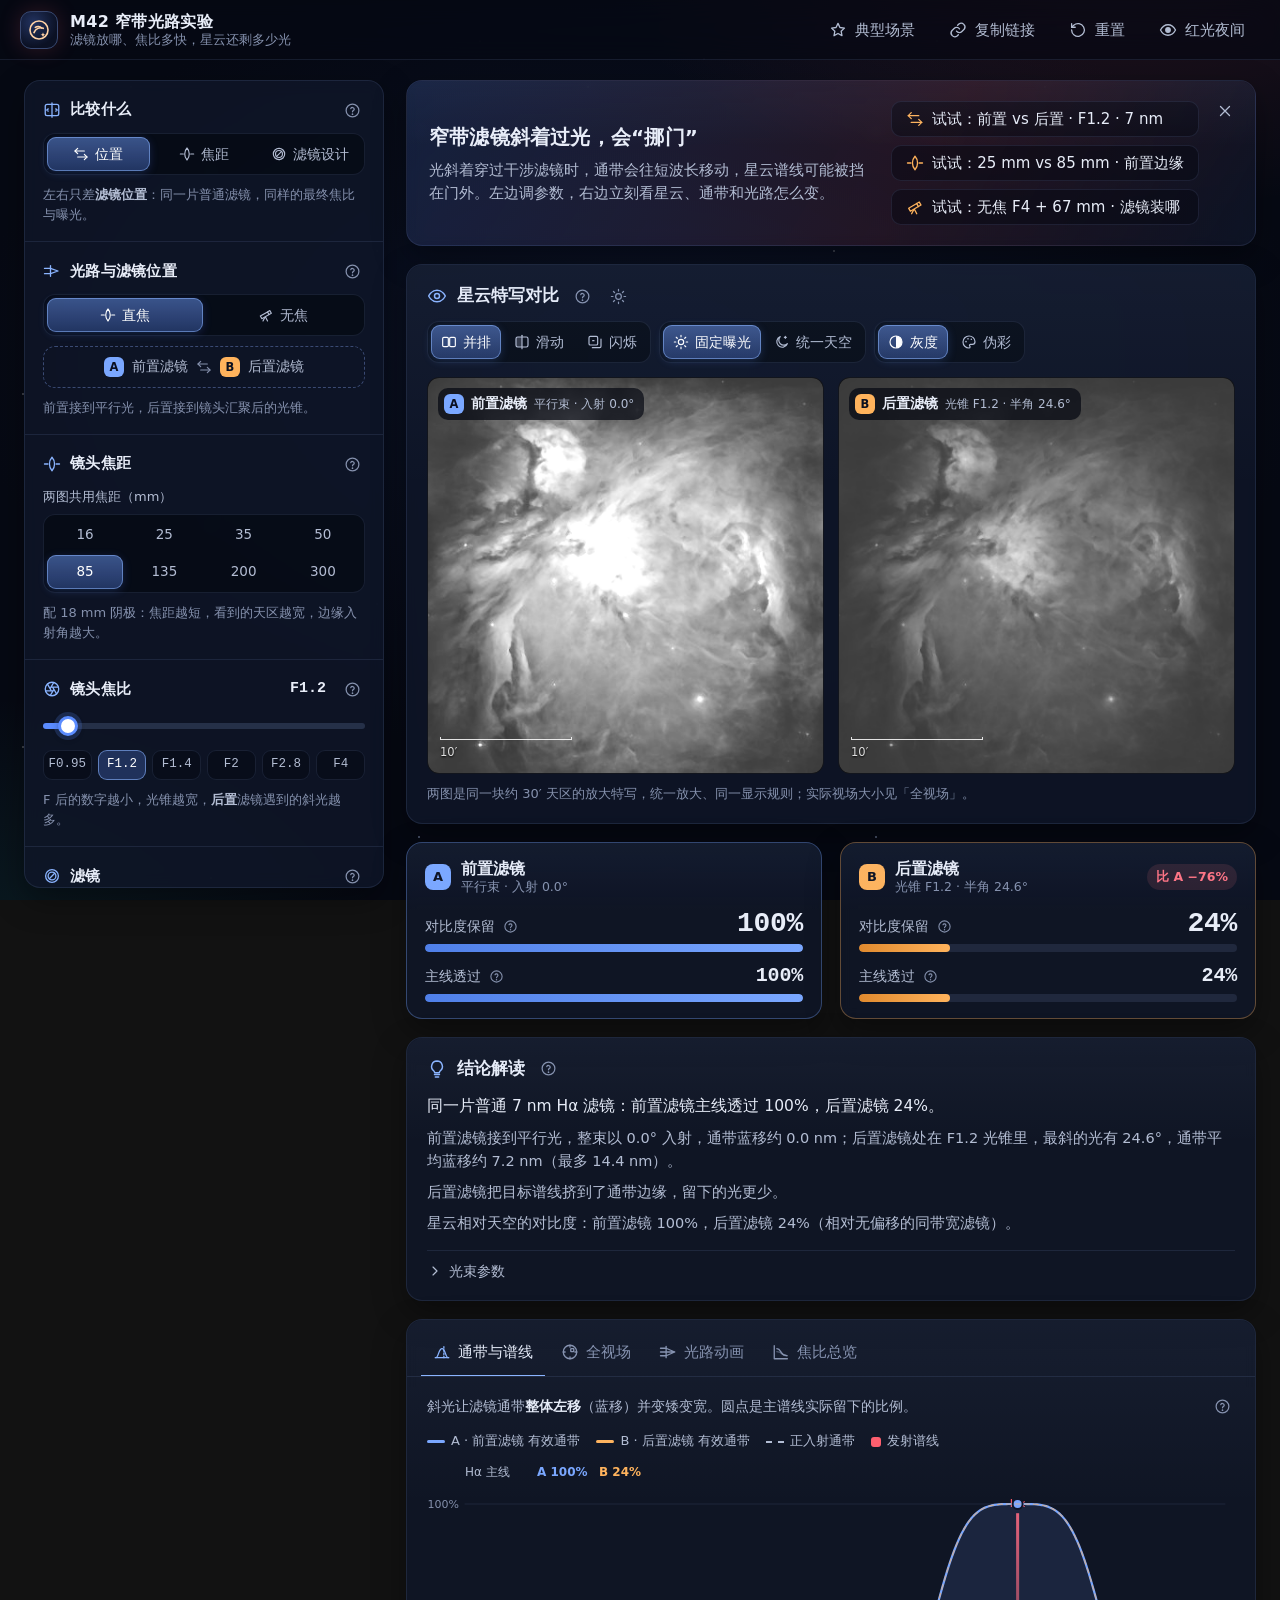
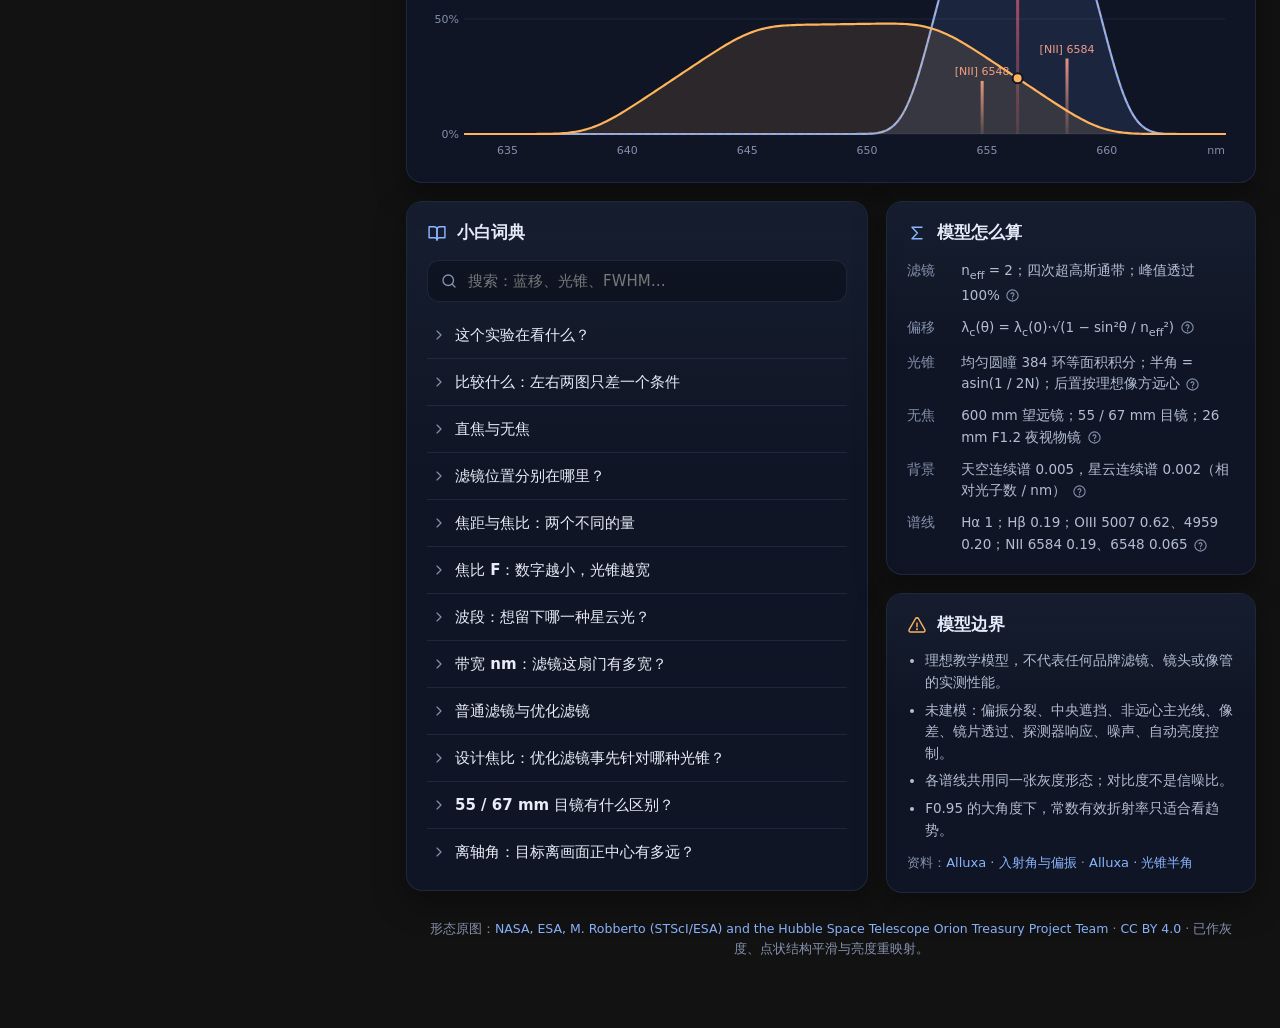
<file: index.html>
<!doctype html>
<html lang="zh-CN" data-theme="dark">
<head>
<meta charset="utf-8">
<meta name="viewport" content="width=device-width, initial-scale=1, viewport-fit=cover">
<title>M42 窄带光路实验</title>
<meta name="description" content="交互演示窄带干涉滤镜在不同焦比、带宽、前置/后置与夜视无焦位置下的谱线损失与星云对比度。">
<meta name="theme-color" content="#060913">
<meta property="og:title" content="M42 窄带光路实验">
<meta property="og:description" content="窄带滤镜放在镜头前还是镜头后？快焦比下到底损失多少？拖动参数，直接看星云和光路。">
<link rel="icon" href="assets/favicon.svg" type="image/svg+xml">
<link rel="stylesheet" href="css/app.css">
<script>
  // Apply the saved theme before first paint.
  try { var t = localStorage.getItem('nvastro.theme'); if (t === 'red') document.documentElement.dataset.theme = 'red'; } catch (e) {}
</script>
</head>
<body>
<svg class="sprite" aria-hidden="true" focusable="false">
  <defs>
    <filter id="red-night" color-interpolation-filters="sRGB">
      <feColorMatrix type="matrix" values="0.28 0.4 0.11 0 0  0 0 0 0 0  0 0 0 0 0  0 0 0 1 0"/>
    </filter>
  </defs>
  <symbol id="i-logo" viewBox="0 0 24 24"><circle cx="12" cy="12" r="9"/><path d="M7 14.6c1.6-3.9 5.7-5.9 9.3-4.3"/><path d="M8.3 9.4c1.9-1.3 4.7-1.1 6.2.6"/><path d="M16 14.2c.3 1.6.9 2.2 2.5 2.5-1.6.3-2.2.9-2.5 2.5-.3-1.6-.9-2.2-2.5-2.5 1.6-.3 2.2-.9 2.5-2.5z" fill="currentColor" stroke="none"/></symbol>
  <symbol id="i-compare" viewBox="0 0 24 24"><rect x="3" y="4.5" width="18" height="15" rx="2.5"/><path d="M12 2.5v19"/><path d="M7 10.5l-2 1.5 2 1.5M17 10.5l2 1.5-2 1.5"/></symbol>
  <symbol id="i-lens" viewBox="0 0 24 24"><path d="M12 3c2.4 2.6 3.4 5.6 3.4 9s-1 6.4-3.4 9c-2.4-2.6-3.4-5.6-3.4-9s1-6.4 3.4-9z"/><path d="M2 12h4.5M17.5 12H22"/></symbol>
  <symbol id="i-filter" viewBox="0 0 24 24"><circle cx="12" cy="12" r="8.5"/><circle cx="12" cy="12" r="5.2"/><path d="M8.4 15.6l7.2-7.2"/></symbol>
  <symbol id="i-aperture" viewBox="0 0 24 24"><circle cx="12" cy="12" r="9"/><path d="M14.3 3.3 9.5 11.6M20.6 9.5H11M18.1 18.6l-4.8-8.3M9.7 20.7l4.8-8.3M3.4 14.5H13M5.9 5.4l4.8 8.3"/></symbol>
  <symbol id="i-wave" viewBox="0 0 24 24"><path d="M2 12c1.7-4.5 3.3-4.5 5 0s3.3 4.5 5 0 3.3-4.5 5 0 3.3 4.5 5 0"/></symbol>
  <symbol id="i-width" viewBox="0 0 24 24"><path d="M3 5v14M21 5v14M7 12h10M9.5 9.5 7 12l2.5 2.5M14.5 9.5 17 12l-2.5 2.5"/></symbol>
  <symbol id="i-angle" viewBox="0 0 24 24"><path d="M4 20h16M4 20 16.5 6"/><path d="M10 20a6.2 6.2 0 0 0-1.9-4.5"/><circle cx="18" cy="4.5" r="1.3" fill="currentColor" stroke="none"/></symbol>
  <symbol id="i-scope" viewBox="0 0 24 24"><path d="m3.5 13.6 2.3 4 10.8-6.2-2.3-4z"/><path d="m16.6 11.4 3.4-2-2.3-4-3.4 2"/><path d="M10 16.2 7.5 21M11.4 15.4l2.9 5.6"/></symbol>
  <symbol id="i-eye" viewBox="0 0 24 24"><path d="M2 12s3.6-7 10-7 10 7 10 7-3.6 7-10 7S2 12 2 12z"/><circle cx="12" cy="12" r="3"/></symbol>
  <symbol id="i-exposure" viewBox="0 0 24 24"><circle cx="12" cy="12" r="4"/><path d="M12 2v2.2M12 19.8V22M4.9 4.9l1.5 1.5M17.6 17.6l1.5 1.5M2 12h2.2M19.8 12H22M4.9 19.1l1.5-1.5M17.6 6.4l1.5-1.5"/></symbol>
  <symbol id="i-spectrum" viewBox="0 0 24 24"><path d="M3 19.5h18"/><path d="M4 19.5c3.2 0 3.6-12 8-12s4.8 12 8 12"/><path d="M14.5 19.5V4" stroke-dasharray="2 2.2"/></symbol>
  <symbol id="i-field" viewBox="0 0 24 24"><circle cx="12" cy="12" r="9"/><rect x="13" y="7.5" width="4" height="4" rx=".6"/><path d="M12 3v2.5M12 18.5V21M3 12h2.5M18.5 12H21"/></symbol>
  <symbol id="i-rays" viewBox="0 0 24 24"><path d="M2 7h7.5l11.5 5M2 12h19M2 17h7.5L21 12"/><path d="M9.5 4.5v15"/></symbol>
  <symbol id="i-chart" viewBox="0 0 24 24"><path d="M3 3.5V21h17.5"/><path d="M6.5 7.5c3.5 0 4.2 2.5 6 5.4s3.4 4 7.5 4"/><path d="M6.5 11.5c3.3 0 5 1.2 7 3.3s3.4 2.2 6.5 2.2" opacity=".55"/></symbol>
  <symbol id="i-book" viewBox="0 0 24 24"><path d="M2.5 4.5h6a3.5 3.5 0 0 1 3.5 3.5v12.5a2.8 2.8 0 0 0-2.8-2.8H2.5z"/><path d="M21.5 4.5h-6A3.5 3.5 0 0 0 12 8v12.5a2.8 2.8 0 0 1 2.8-2.8h6.7z"/></symbol>
  <symbol id="i-help" viewBox="0 0 24 24"><circle cx="12" cy="12" r="9"/><path d="M9.6 9.3a2.5 2.5 0 0 1 4.8.8c0 1.7-2.4 2.2-2.4 3.7"/><path d="M12 17.2h.01" stroke-width="2.4"/></symbol>
  <symbol id="i-info" viewBox="0 0 24 24"><circle cx="12" cy="12" r="9"/><path d="M12 11v5.5"/><path d="M12 7.8h.01" stroke-width="2.4"/></symbol>
  <symbol id="i-link" viewBox="0 0 24 24"><path d="M10 13.5a4.8 4.8 0 0 0 7.2.5l3-3a5 5 0 0 0-7-7l-1.7 1.7"/><path d="M14 10.5a4.8 4.8 0 0 0-7.2-.5l-3 3a5 5 0 0 0 7 7l1.7-1.7"/></symbol>
  <symbol id="i-reset" viewBox="0 0 24 24"><path d="M3.5 12a8.5 8.5 0 1 0 2.8-6.3L3.5 8.3"/><path d="M3.5 3.5v4.8h4.8"/></symbol>
  <symbol id="i-star" viewBox="0 0 24 24"><path d="m12 3.2 2.6 5.5 6 .8-4.4 4.1 1.1 6L12 16.7l-5.3 2.9 1.1-6-4.4-4.1 6-.8z"/></symbol>
  <symbol id="i-spark" viewBox="0 0 24 24"><path d="M12 3c.8 4.6 2.4 6.2 7 7-4.6.8-6.2 2.4-7 7-.8-4.6-2.4-6.2-7-7 4.6-.8 6.2-2.4 7-7z"/><path d="M19 16.5c.3 1.5.9 2.1 2.4 2.4-1.5.3-2.1.9-2.4 2.4-.3-1.5-.9-2.1-2.4-2.4 1.5-.3 2.1-.9 2.4-2.4z"/></symbol>
  <symbol id="i-moon" viewBox="0 0 24 24"><path d="M20 14.6A8.2 8.2 0 1 1 9.4 4a6.6 6.6 0 0 0 10.6 10.6z"/><path d="M17 3.5v3M15.5 5h3"/></symbol>
  <symbol id="i-night" viewBox="0 0 24 24"><path d="M2 12s3.6-7 10-7 10 7 10 7-3.6 7-10 7S2 12 2 12z"/><circle cx="12" cy="12" r="3" fill="currentColor"/></symbol>
  <symbol id="i-play" viewBox="0 0 24 24"><path d="M7.5 4.8v14.4a.8.8 0 0 0 1.2.7l11-7.2a.8.8 0 0 0 0-1.4l-11-7.2a.8.8 0 0 0-1.2.7z" fill="currentColor"/></symbol>
  <symbol id="i-pause" viewBox="0 0 24 24"><rect x="6" y="4.5" width="4" height="15" rx="1" fill="currentColor"/><rect x="14" y="4.5" width="4" height="15" rx="1" fill="currentColor"/></symbol>
  <symbol id="i-loop" viewBox="0 0 24 24"><path d="M17 2.5l3 3-3 3"/><path d="M4 11.5v-2a4 4 0 0 1 4-4h12"/><path d="M7 21.5l-3-3 3-3"/><path d="M20 12.5v2a4 4 0 0 1-4 4H4"/></symbol>
  <symbol id="i-close" viewBox="0 0 24 24"><path d="M6 6l12 12M18 6 6 18"/></symbol>
  <symbol id="i-chevron" viewBox="0 0 24 24"><path d="m6 9 6 6 6-6"/></symbol>
  <symbol id="i-swap" viewBox="0 0 24 24"><path d="M7 3.5 3 7.5l4 4"/><path d="M3 7.5h14"/><path d="m17 12.5 4 4-4 4"/><path d="M21 16.5H7"/></symbol>
  <symbol id="i-side" viewBox="0 0 24 24"><rect x="2.5" y="5" width="8.5" height="14" rx="1.8"/><rect x="13" y="5" width="8.5" height="14" rx="1.8"/></symbol>
  <symbol id="i-wipe" viewBox="0 0 24 24"><rect x="3" y="4.5" width="18" height="15" rx="2.5"/><path d="M12 2v20"/><path d="M3 4.5h9v15H3z" fill="currentColor" opacity=".25" stroke="none"/></symbol>
  <symbol id="i-blink" viewBox="0 0 24 24"><rect x="3" y="3.5" width="13" height="13" rx="2"/><path d="M8 20.5h11a2 2 0 0 0 2-2v-11"/><path d="M8.5 10h2"/></symbol>
  <symbol id="i-palette" viewBox="0 0 24 24"><path d="M12 3a9 9 0 1 0 0 18c1.1 0 1.6-.8 1.6-1.6 0-1.1-.9-1.4-.9-2.4 0-.8.6-1.4 1.5-1.4H17a4 4 0 0 0 4-4C21 6.6 17 3 12 3z"/><circle cx="7.5" cy="11.5" r="1.2" fill="currentColor" stroke="none"/><circle cx="10.5" cy="7.3" r="1.2" fill="currentColor" stroke="none"/><circle cx="15.5" cy="7.8" r="1.2" fill="currentColor" stroke="none"/></symbol>
  <symbol id="i-gray" viewBox="0 0 24 24"><circle cx="12" cy="12" r="9"/><path d="M12 3a9 9 0 0 1 0 18z" fill="currentColor" stroke="none"/></symbol>
  <symbol id="i-sliders" viewBox="0 0 24 24"><path d="M4 6.5h9M18 6.5h2M4 12h3M11 12h9M4 17.5h11M19 17.5h1"/><circle cx="15.5" cy="6.5" r="2.2"/><circle cx="9" cy="12" r="2.2"/><circle cx="17" cy="17.5" r="2.2"/></symbol>
  <symbol id="i-search" viewBox="0 0 24 24"><circle cx="11" cy="11" r="7"/><path d="m20 20-3.6-3.6"/></symbol>
  <symbol id="i-bulb" viewBox="0 0 24 24"><path d="M9 18.5h6M10 21.5h4"/><path d="M12 2.5a6.5 6.5 0 0 0-4 11.6c.8.7 1.2 1.5 1.2 2.4h5.6c0-.9.4-1.7 1.2-2.4A6.5 6.5 0 0 0 12 2.5z"/></symbol>
  <symbol id="i-beam" viewBox="0 0 24 24"><path d="M2 8.5h8l10 3.5-10 3.5H2"/><path d="M10 5v14"/></symbol>
  <symbol id="i-warn" viewBox="0 0 24 24"><path d="M10.3 4.2 2.6 17.6A2 2 0 0 0 4.3 20.5h15.4a2 2 0 0 0 1.7-2.9L13.7 4.2a2 2 0 0 0-3.4 0z"/><path d="M12 9.5v4.5"/><path d="M12 17.2h.01" stroke-width="2.4"/></symbol>
  <symbol id="i-sigma" viewBox="0 0 24 24"><path d="M18 5H6l6.5 7L6 19h12"/></symbol>
  <symbol id="i-step" viewBox="0 0 24 24"><path d="M6 5v14"/><path d="M10 5.8v12.4a.7.7 0 0 0 1.1.6l8.6-6.2a.7.7 0 0 0 0-1.2l-8.6-6.2a.7.7 0 0 0-1.1.6z"/></symbol>
</svg>
<div class="sky" aria-hidden="true"></div>

<header class="topbar">
  <a class="brand" href="./" aria-label="M42 窄带光路实验首页">
    <span class="brand-mark"><svg class="i"><use href="#i-logo"/></svg></span>
    <span class="brand-text"><strong>M42 窄带光路实验</strong><small>滤镜放哪、焦比多快，星云还剩多少光</small></span>
  </a>
  <nav class="top-actions" aria-label="页面操作">
    <button id="presets-btn" class="btn btn-ghost" type="button" aria-haspopup="true" aria-expanded="false"><svg class="i"><use href="#i-star"/></svg><span>典型场景</span></button>
    <button id="share-btn" class="btn btn-ghost" type="button"><svg class="i"><use href="#i-link"/></svg><span>复制链接</span></button>
    <button id="reset-btn" class="btn btn-ghost" type="button"><svg class="i"><use href="#i-reset"/></svg><span>重置</span></button>
    <button id="theme-btn" class="btn btn-ghost" type="button" aria-pressed="false"><svg class="i"><use href="#i-night"/></svg><span>红光夜间</span></button>
  </nav>
</header>

<div class="layout">
  <aside class="panel" id="panel" aria-label="参数设置">
    <div class="sheet-head">
      <span class="sheet-grip" aria-hidden="true"></span>
      <div class="sheet-mini" id="sheet-mini" aria-live="polite"></div>
      <button class="icon-btn" id="sheet-close" type="button" aria-label="收起参数面板"><svg class="i"><use href="#i-close"/></svg></button>
    </div>
    <div class="panel-body">
      <section class="group">
        <div class="group-head"><svg class="i"><use href="#i-compare"/></svg><h2>比较什么</h2><button class="help-btn" type="button" data-help="compare" aria-label="解释比较方式"><svg class="i"><use href="#i-help"/></svg></button></div>
        <div class="seg seg-3" data-bind="compare" role="radiogroup" aria-label="比较什么">
          <button type="button" role="radio" data-value="position"><svg class="i"><use href="#i-swap"/></svg>位置</button>
          <button type="button" role="radio" data-value="focal"><svg class="i"><use href="#i-lens"/></svg>焦距</button>
          <button type="button" role="radio" data-value="design"><svg class="i"><use href="#i-filter"/></svg>滤镜设计</button>
        </div>
        <p class="hint" id="compare-hint"></p>
      </section>

      <section class="group">
        <div class="group-head"><svg class="i"><use href="#i-beam"/></svg><h2>光路与滤镜位置</h2><button class="help-btn" type="button" data-help="position" aria-label="解释滤镜位置"><svg class="i"><use href="#i-help"/></svg></button></div>
        <div class="seg" data-bind="path" role="radiogroup" aria-label="光路">
          <button type="button" role="radio" data-value="direct"><svg class="i"><use href="#i-lens"/></svg>直焦</button>
          <button type="button" role="radio" data-value="afocal"><svg class="i"><use href="#i-scope"/></svg>无焦</button>
        </div>
        <div class="seg" data-bind="pos" role="radiogroup" aria-label="滤镜位置" id="pos-direct">
          <button type="button" role="radio" data-value="front">镜头前（前置）</button>
          <button type="button" role="radio" data-value="rear">镜头后（后置）</button>
        </div>
        <div class="seg seg-3 seg-wrap" data-bind="afocalPos" role="radiogroup" aria-label="无焦滤镜位置" id="pos-afocal">
          <button type="button" role="radio" data-value="afocalBefore">目镜入光端</button>
          <button type="button" role="radio" data-value="afocalBetween">夜视物镜前</button>
          <button type="button" role="radio" data-value="afocalAfter">夜视物镜后</button>
        </div>
        <div class="pair-note" id="pair-direct"><span class="tag a">A</span>前置滤镜<svg class="i"><use href="#i-swap"/></svg><span class="tag b">B</span>后置滤镜</div>
        <div class="seg seg-col" data-bind="afocalPair" role="radiogroup" aria-label="无焦位置对比" id="pair-afocal">
          <button type="button" role="radio" data-value="before"><span class="tag a">A</span>目镜入光端 <span class="vs">vs</span> <span class="tag b">B</span>夜视物镜后</button>
          <button type="button" role="radio" data-value="between"><span class="tag a">A</span>夜视物镜前 <span class="vs">vs</span> <span class="tag b">B</span>夜视物镜后</button>
        </div>
        <p class="hint" id="position-hint"></p>
      </section>

      <section class="group" id="group-lens">
        <div class="group-head"><svg class="i"><use href="#i-lens"/></svg><h2 id="lens-title">镜头焦距</h2><button class="help-btn" type="button" data-help="focal" aria-label="解释焦距"><svg class="i"><use href="#i-help"/></svg></button></div>
        <div class="field-row" id="focal-a-row"><span class="row-label" id="focal-a-label">焦距</span><div class="chips chips-4" data-bind="focal" data-options="focals" role="radiogroup" aria-label="焦距"></div></div>
        <div class="field-row" id="focal-b-row"><span class="row-label"><span class="tag b">B</span>镜头</span><div class="chips chips-4" data-bind="focalR" data-options="focals" role="radiogroup" aria-label="B 侧焦距"></div></div>
        <div class="field-row" id="eyepiece-row"><span class="row-label">目镜</span><div class="seg" data-bind="eyepiece" data-options="eyepieces" role="radiogroup" aria-label="无焦目镜"></div></div>
        <p class="hint" id="lens-hint"></p>
      </section>

      <section class="group">
        <div class="group-head"><svg class="i"><use href="#i-aperture"/></svg><h2 id="f-title">镜头焦比</h2><output class="value" id="f-output"></output><button class="help-btn" type="button" data-help="f" aria-label="解释焦比"><svg class="i"><use href="#i-help"/></svg></button></div>
        <input class="range" id="f-range" type="range" step="0.05" aria-labelledby="f-title">
        <div class="chips chips-auto" id="f-stops" role="group" aria-label="常用焦比"></div>
        <p class="hint" id="f-hint"></p>
      </section>

      <section class="group">
        <div class="group-head"><svg class="i"><use href="#i-filter"/></svg><h2>滤镜</h2><button class="help-btn" type="button" data-help="filter" aria-label="解释普通与优化滤镜"><svg class="i"><use href="#i-help"/></svg></button></div>
        <div class="field-row"><span class="row-label">波段 <button class="help-btn sm" type="button" data-help="band" aria-label="解释波段"><svg class="i"><use href="#i-help"/></svg></button></span><div class="seg seg-3" data-bind="band" data-options="bands" role="radiogroup" aria-label="波段"></div></div>
        <div class="field-row"><span class="row-label">带宽 <button class="help-btn sm" type="button" data-help="width" aria-label="解释带宽"><svg class="i"><use href="#i-help"/></svg></button></span><div class="chips chips-5" data-bind="width" data-options="widths" role="radiogroup" aria-label="带宽"></div></div>
        <div class="field-row" id="filter-row"><span class="row-label">设计</span><div class="seg" data-bind="filter" role="radiogroup" aria-label="滤镜设计">
          <button type="button" role="radio" data-value="normal">普通滤镜</button>
          <button type="button" role="radio" data-value="optimized"><svg class="i"><use href="#i-spark"/></svg>优化滤镜</button>
        </div></div>
        <div class="field-row" id="design-row"><span class="row-label">优化按 <button class="help-btn sm" type="button" data-help="design" aria-label="解释设计焦比"><svg class="i"><use href="#i-help"/></svg></button></span><div class="chips chips-6" data-bind="design" data-options="designs" role="radiogroup" aria-label="优化滤镜的设计焦比"></div></div>
        <p class="hint" id="filter-hint"></p>
      </section>

      <section class="group" id="group-angle">
        <div class="group-head"><svg class="i"><use href="#i-angle"/></svg><h2 id="angle-title">目标离轴角</h2><output class="value" id="angle-output"></output><button class="help-btn" type="button" data-help="angle" aria-label="解释离轴角"><svg class="i"><use href="#i-help"/></svg></button></div>
        <div class="range-wrap">
          <input class="range" id="angle-range" type="range" min="0" step="0.1" aria-labelledby="angle-title">
          <div class="range-marks" id="angle-marks" aria-hidden="true"></div>
        </div>
        <p class="hint" id="angle-hint"></p>
      </section>
    </div>
  </aside>

  <main class="main" id="main">
    <section class="card intro" id="intro" hidden>
      <div class="intro-text">
        <h1>窄带滤镜斜着过光，会“挪门”</h1>
        <p>光斜着穿过干涉滤镜时，通带会往短波长移动，星云谱线可能被挡在门外。左边调参数，右边立刻看星云、通带和光路怎么变。</p>
      </div>
      <div class="intro-actions" id="intro-presets"></div>
      <button class="icon-btn intro-close" id="intro-close" type="button" aria-label="关闭引导"><svg class="i"><use href="#i-close"/></svg></button>
    </section>

    <section class="card compare-card" aria-labelledby="compare-title">
      <div class="card-head">
        <div class="card-title"><svg class="i"><use href="#i-eye"/></svg><h2 id="compare-title">星云特写对比</h2><button class="help-btn" type="button" data-help="scale" aria-label="解释特写范围"><svg class="i"><use href="#i-help"/></svg></button><button class="help-btn" type="button" data-help="display" aria-label="解释显示方式与配色"><svg class="i"><use href="#i-exposure"/></svg></button></div>
        <div class="toolbar">
          <div class="seg seg-icons" data-bind="view" role="radiogroup" aria-label="对比方式">
            <button type="button" role="radio" data-value="side" title="并排"><svg class="i"><use href="#i-side"/></svg><span>并排</span></button>
            <button type="button" role="radio" data-value="wipe" title="滑动分界线"><svg class="i"><use href="#i-wipe"/></svg><span>滑动</span></button>
            <button type="button" role="radio" data-value="blink" title="闪烁切换"><svg class="i"><use href="#i-blink"/></svg><span>闪烁</span></button>
          </div>
          <div class="seg seg-icons" data-bind="display" role="radiogroup" aria-label="显示方式">
            <button type="button" role="radio" data-value="fixed" title="固定曝光与拉伸"><svg class="i"><use href="#i-exposure"/></svg><span>固定曝光</span></button>
            <button type="button" role="radio" data-value="sky" title="统一天空亮度"><svg class="i"><use href="#i-moon"/></svg><span>统一天空</span></button>
          </div>
          <div class="seg seg-icons" data-bind="color" role="radiogroup" aria-label="配色">
            <button type="button" role="radio" data-value="gray" title="灰度"><svg class="i"><use href="#i-gray"/></svg><span>灰度</span></button>
            <button type="button" role="radio" data-value="false" title="伪彩"><svg class="i"><use href="#i-palette"/></svg><span>伪彩</span></button>
          </div>
        </div>
      </div>
      <div class="stage" id="stage" data-view="side">
        <figure class="shot" id="shot-a">
          <canvas id="scene-a" width="420" height="420" role="img"></canvas>
          <figcaption class="shot-label"><span class="tag a">A</span><span class="shot-name" id="label-a"></span><small id="sub-a"></small></figcaption>
          <div class="scalebar"><i></i><span>10′</span></div>
        </figure>
        <figure class="shot" id="shot-b">
          <canvas id="scene-b" width="420" height="420" role="img"></canvas>
          <figcaption class="shot-label"><span class="tag b">B</span><span class="shot-name" id="label-b"></span><small id="sub-b"></small></figcaption>
          <div class="scalebar"><i></i><span>10′</span></div>
        </figure>
        <figure class="shot single" id="shot-single">
          <canvas id="scene-single" width="420" height="420" role="img"></canvas>
          <figcaption class="shot-label" id="single-label-a"><span class="tag a">A</span><span class="shot-name"></span></figcaption>
          <figcaption class="shot-label right" id="single-label-b"><span class="tag b">B</span><span class="shot-name"></span></figcaption>
          <div class="wipe-handle" id="wipe-handle" role="slider" tabindex="0" aria-label="分界线位置" aria-valuemin="0" aria-valuemax="100"><span></span></div>
          <div class="blink-hint" id="blink-hint"></div>
          <div class="scalebar"><i></i><span>10′</span></div>
        </figure>
      </div>
      <p class="caption" id="crop-note"></p>
    </section>

    <section class="kpis" id="kpis" aria-label="关键指标"></section>

    <section class="card insight" aria-labelledby="insight-title">
      <div class="card-title"><svg class="i"><use href="#i-bulb"/></svg><h2 id="insight-title">结论解读</h2><button class="help-btn" type="button" data-help="reference" aria-label="解释百分比参考"><svg class="i"><use href="#i-help"/></svg></button></div>
      <div id="insight" class="insight-body"></div>
      <details class="beam-details">
        <summary><svg class="i chevron"><use href="#i-chevron"/></svg>光束参数</summary>
        <div class="table-wrap"><table class="beam-table" id="beam-table"></table></div>
        <p class="caption">平行束、光锥、半角等名词<button class="help-btn sm" type="button" data-help="beam" aria-label="解释光束参数"><svg class="i"><use href="#i-help"/></svg></button></p>
      </details>
    </section>

    <section class="card tabs-card">
      <div class="tabs" role="tablist" aria-label="更多视图" id="tabs">
        <button role="tab" type="button" data-tab="spectrum" id="tab-btn-spectrum" aria-controls="tab-spectrum"><svg class="i"><use href="#i-spectrum"/></svg>通带与谱线</button>
        <button role="tab" type="button" data-tab="field" id="tab-btn-field" aria-controls="tab-field"><svg class="i"><use href="#i-field"/></svg>全视场</button>
        <button role="tab" type="button" data-tab="rays" id="tab-btn-rays" aria-controls="tab-rays"><svg class="i"><use href="#i-rays"/></svg>光路动画</button>
        <button role="tab" type="button" data-tab="overview" id="tab-btn-overview" aria-controls="tab-overview"><svg class="i"><use href="#i-chart"/></svg>焦比总览</button>
      </div>

      <div class="tab-panel" role="tabpanel" id="tab-spectrum" aria-labelledby="tab-btn-spectrum">
        <div class="panel-bar">
          <p class="lead">斜光让滤镜通带<strong>整体左移</strong>（蓝移）并变矮变宽。圆点是主谱线实际留下的比例。</p>
          <button class="help-btn" type="button" data-help="spectrum" aria-label="解释通带图"><svg class="i"><use href="#i-help"/></svg></button>
        </div>
        <div class="legend" id="spectrum-legend"></div>
        <canvas class="chart" id="spectrum-canvas" role="img"></canvas>
      </div>

      <div class="tab-panel" role="tabpanel" id="tab-field" aria-labelledby="tab-btn-field" hidden>
        <div class="panel-bar">
          <div class="seg" data-bind="fieldView" role="radiogroup" aria-label="全视场显示">
            <button type="button" role="radio" data-value="transmission">主线透过分布</button>
            <button type="button" role="radio" data-value="scene">M42 真实取景</button>
          </div>
          <button class="help-btn" type="button" data-help="fieldmap" aria-label="解释全视场"><svg class="i"><use href="#i-help"/></svg></button>
        </div>
        <div class="field-grid">
          <figure class="field-fig"><figcaption><span class="tag a">A</span><span id="field-title-a"></span></figcaption>
            <div class="field-wrap"><canvas class="field-map" id="field-a" role="img"></canvas><div class="probe" id="probe-a" hidden></div></div>
            <dl class="stats" id="field-stats-a"></dl></figure>
          <figure class="field-fig"><figcaption><span class="tag b">B</span><span id="field-title-b"></span></figcaption>
            <div class="field-wrap"><canvas class="field-map" id="field-b" role="img"></canvas><div class="probe" id="probe-b" hidden></div></div>
            <dl class="stats" id="field-stats-b"></dl></figure>
        </div>
        <div class="colorbar" id="colorbar"><span>0%</span><i id="colorbar-ramp"></i><span>100%</span><small>主线透过</small></div>
        <h3 class="sub-title">主线透过随离轴角变化</h3>
        <canvas class="chart" id="radial-canvas" role="img" aria-label="两侧主线透过率随离轴角变化的曲线"></canvas>
        <p class="caption">白框是 M42 特写的真实大小（约半度）；鼠标或手指移到圆图上可读出该处透过率。</p>
      </div>

      <div class="tab-panel" role="tabpanel" id="tab-rays" aria-labelledby="tab-btn-rays" hidden>
        <div class="panel-bar">
          <div class="seg" data-bind="rayMode" role="radiogroup" aria-label="动画内容">
            <button type="button" role="radio" data-value="follow">跟随上方对比</button>
            <button type="button" role="radio" data-value="principle">前置 vs 后置原理</button>
          </div>
          <button class="help-btn" type="button" data-help="rays" aria-label="解释光路动画"><svg class="i"><use href="#i-help"/></svg></button>
        </div>
        <div class="player">
          <button class="btn btn-primary" id="ray-play" type="button"><svg class="i"><use href="#i-play"/></svg><span>播放</span></button>
          <input class="range scrub" id="ray-scrub" type="range" min="0" max="1000" value="1000" aria-label="动画进度">
          <div class="steps" role="group" aria-label="分步查看">
            <button type="button" class="step" data-step="0">①</button><button type="button" class="step" data-step="1">②</button><button type="button" class="step" data-step="2">③</button><button type="button" class="step" data-step="3">④</button>
          </div>
          <button class="icon-btn" id="ray-loop" type="button" aria-pressed="false" title="循环播放" aria-label="循环播放"><svg class="i"><use href="#i-loop"/></svg></button>
        </div>
        <p class="phase" id="ray-phase" aria-live="polite"></p>
        <canvas class="chart" id="ray-canvas" role="img"></canvas>
        <div class="legend small" id="ray-legend"></div>
      </div>

      <div class="tab-panel" role="tabpanel" id="tab-overview" aria-labelledby="tab-btn-overview" hidden>
        <div class="panel-bar">
          <div class="seg" data-bind="overviewSide" role="radiogroup" aria-label="看哪一侧" id="overview-side"></div>
          <div class="seg" data-bind="overviewMetric" role="radiogroup" aria-label="指标">
            <button type="button" role="radio" data-value="target">主线透过</button>
            <button type="button" role="radio" data-value="contrast">线/背景对比</button>
          </div>
          <button class="help-btn" type="button" data-help="overview" aria-label="解释焦比总览"><svg class="i"><use href="#i-help"/></svg></button>
        </div>
        <p class="lead" id="overview-lead"></p>
        <div class="legend widths" id="overview-legend" role="group" aria-label="带宽（点击切换）"></div>
        <div class="chart-wrap">
          <canvas class="chart" id="overview-canvas" role="img"></canvas>
          <div class="chart-tip" id="overview-tip" hidden></div>
        </div>
      </div>
    </section>

    <section class="learn" id="learn" aria-labelledby="learn-title">
      <div class="card glossary">
        <div class="card-title"><svg class="i"><use href="#i-book"/></svg><h2 id="learn-title">小白词典</h2></div>
        <label class="search"><svg class="i"><use href="#i-search"/></svg><input id="glossary-search" type="search" placeholder="搜索：蓝移、光锥、FWHM…" aria-label="搜索词典"></label>
        <div id="glossary-list" class="glossary-list"></div>
      </div>
      <div class="learn-side">
        <div class="card">
          <div class="card-title"><svg class="i"><use href="#i-sigma"/></svg><h2>模型怎么算</h2></div>
          <dl class="params">
            <div><dt>滤镜</dt><dd>n<sub>eff</sub> = 2；四次超高斯通带；峰值透过 100%<button class="help-btn sm" type="button" data-help="coating" aria-label="解释滤镜模型"><svg class="i"><use href="#i-help"/></svg></button></dd></div>
            <div><dt>偏移</dt><dd>λ<sub>c</sub>(θ) = λ<sub>c</sub>(0)·√(1 − sin²θ / n<sub>eff</sub>²)<button class="help-btn sm" type="button" data-help="shift" aria-label="解释蓝移"><svg class="i"><use href="#i-help"/></svg></button></dd></div>
            <div><dt>光锥</dt><dd>均匀圆瞳 384 环等面积积分；半角 = asin(1 / 2N)；后置按理想像方远心<button class="help-btn sm" type="button" data-help="telecentric" aria-label="解释远心"><svg class="i"><use href="#i-help"/></svg></button></dd></div>
            <div><dt>无焦</dt><dd>600 mm 望远镜；55 / 67 mm 目镜；26 mm F1.2 夜视物镜<button class="help-btn sm" type="button" data-help="pupils" aria-label="解释光瞳匹配"><svg class="i"><use href="#i-help"/></svg></button></dd></div>
            <div><dt>背景</dt><dd>天空连续谱 0.005，星云连续谱 0.002（相对光子数 / nm）<button class="help-btn sm" type="button" data-help="continuum" aria-label="解释连续谱"><svg class="i"><use href="#i-help"/></svg></button></dd></div>
            <div><dt>谱线</dt><dd>Hα 1；Hβ 0.19；OIII 5007 0.62、4959 0.20；NII 6584 0.19、6548 0.065<button class="help-btn sm" type="button" data-help="weights" aria-label="解释谱线权重"><svg class="i"><use href="#i-help"/></svg></button></dd></div>
          </dl>
        </div>
        <div class="card limits">
          <div class="card-title"><svg class="i"><use href="#i-warn"/></svg><h2>模型边界</h2></div>
          <ul>
            <li>理想教学模型，不代表任何品牌滤镜、镜头或像管的实测性能。</li>
            <li>未建模：偏振分裂、中央遮挡、非远心主光线、像差、镜片透过、探测器响应、噪声、自动亮度控制。</li>
            <li>各谱线共用同一张灰度形态；对比度不是信噪比。</li>
            <li>F0.95 的大角度下，常数有效折射率只适合看趋势。</li>
          </ul>
          <p class="sources">资料：<a href="https://alluxa.com/optical-filter-specs/angle-of-incidence-aoi-and-polarization/" target="_blank" rel="noopener">Alluxa · 入射角与偏振</a> · <a href="https://alluxa.com/optical-filter-specs/cone-half-angle-cha/" target="_blank" rel="noopener">Alluxa · 光锥半角</a></p>
        </div>
      </div>
    </section>

    <footer class="credit">形态原图：<a href="https://esahubble.org/images/heic0601a/" target="_blank" rel="noopener">NASA, ESA, M. Robberto (STScI/ESA) and the Hubble Space Telescope Orion Treasury Project Team</a> · <a href="https://esahubble.org/copyright/" target="_blank" rel="noopener">CC BY 4.0</a> · 已作灰度、点状结构平滑与亮度重映射。</footer>
  </main>
</div>

<button class="fab" id="fab" type="button" aria-controls="panel" aria-expanded="false"><svg class="i"><use href="#i-sliders"/></svg><span>调参数</span><span class="fab-mini" id="fab-mini"></span></button>
<div class="scrim" id="scrim" hidden></div>
<div class="popover" id="popover" role="dialog" aria-modal="false" hidden></div>
<div class="menu" id="presets-menu" role="menu" hidden></div>
<div class="toast" id="toast" role="status" aria-live="polite"></div>
<div class="sr-only" id="sr-status" aria-live="polite"></div>
<noscript><p class="noscript">这个演示需要启用 JavaScript。</p></noscript>

<script src="js/model/optics.js"></script>
<script src="js/model/field.js"></script>
<script type="module" src="js/app.js"></script>
</body>
</html>
</file>
<file: css/app.css>
/* ============ Tokens ============ */
:root {
  color-scheme: dark;
  --bg: #060913;
  --bg-2: #0a0f1e;
  --surface: rgba(15, 22, 41, 0.82);
  --surface-solid: #0f1629;
  --surface-2: #141d36;
  --surface-3: #1b2645;
  --border: rgba(140, 165, 220, 0.13);
  --border-strong: #3a4a73;
  --text: #e8edf8;
  --text-2: #b3bdd3;
  --text-3: #8591ad;
  --accent: #8ab4ff;
  --accent-strong: #5b8cff;
  --accent-soft: rgba(138, 180, 255, 0.14);
  --side-a: #7aa7ff;
  --side-b: #ffb35c;
  --side-a-soft: rgba(122, 167, 255, 0.16);
  --side-b-soft: rgba(255, 179, 92, 0.16);
  --line-ha: #ff5d6c;
  --line-oiii: #36d6b5;
  --line-nii: #ff9a7a;
  --line-hb: #b48cff;
  --good: #4ade80;
  --bad: #ff7383;
  --grid: rgba(140, 165, 220, 0.12);
  --radius: 16px;
  --radius-sm: 10px;
  --shadow: 0 12px 32px rgba(0, 0, 0, 0.35);
  --topbar-h: 60px;
  --font-sans: system-ui, -apple-system, "Segoe UI", "PingFang SC", "Hiragino Sans GB", "Microsoft YaHei", "Noto Sans CJK SC", sans-serif;
  --font-num: ui-monospace, "SF Mono", "Cascadia Mono", "Consolas", monospace;
  --ease: cubic-bezier(.2, .7, .2, 1);
}
/* Red night mode: map everything (UI and canvases) to red only, preserving dark adaptation. */
html[data-theme="red"] { filter: url(#red-night); }

* { box-sizing: border-box; }
html { -webkit-text-size-adjust: 100%; scroll-padding-top: calc(var(--topbar-h) + 12px); }
body {
  margin: 0;
  min-height: 100vh;
  font-family: var(--font-sans);
  font-size: 15px;
  line-height: 1.6;
  color: var(--text);
  background:
    radial-gradient(ellipse 60% 45% at 88% -8%, rgba(255, 93, 108, 0.13), transparent 70%),
    radial-gradient(ellipse 50% 40% at -5% 105%, rgba(54, 214, 181, 0.09), transparent 70%),
    radial-gradient(ellipse 70% 60% at 50% 40%, #0b1226, var(--bg) 75%);
  background-attachment: fixed;
  -webkit-font-smoothing: antialiased;
}
.sky {
  position: fixed; inset: 0; z-index: -1; pointer-events: none; opacity: .75;
  background-image:
    radial-gradient(1px 1px at 23px 41px, #fff, transparent),
    radial-gradient(1px 1px at 131px 87px, rgba(255,255,255,.7), transparent),
    radial-gradient(1.4px 1.4px at 211px 172px, rgba(255,240,220,.9), transparent),
    radial-gradient(1px 1px at 67px 203px, rgba(255,255,255,.55), transparent),
    radial-gradient(1px 1px at 301px 29px, rgba(200,220,255,.7), transparent),
    radial-gradient(1.2px 1.2px at 377px 251px, rgba(255,255,255,.6), transparent),
    radial-gradient(1px 1px at 173px 311px, rgba(255,255,255,.5), transparent),
    radial-gradient(1.6px 1.6px at 419px 131px, rgba(190,210,255,.85), transparent);
  background-size: 457px 353px;
}
.sky::after {
  content: ""; position: absolute; inset: 0;
  background-image:
    radial-gradient(1px 1px at 91px 59px, rgba(255,255,255,.45), transparent),
    radial-gradient(1px 1px at 247px 199px, rgba(255,255,255,.4), transparent),
    radial-gradient(1.3px 1.3px at 509px 283px, rgba(255,220,200,.6), transparent),
    radial-gradient(1px 1px at 353px 431px, rgba(255,255,255,.35), transparent);
  background-size: 613px 521px;
}
.sprite { position: absolute; width: 0; height: 0; overflow: hidden; }
.i { width: 18px; height: 18px; flex: none; fill: none; stroke: currentColor; stroke-width: 1.75; stroke-linecap: round; stroke-linejoin: round; }
a { color: var(--accent); text-decoration: none; }
a:hover { text-decoration: underline; text-underline-offset: 3px; }
h1, h2, h3, p { margin: 0; }
button { font: inherit; color: inherit; }
:focus-visible { outline: 2px solid var(--accent); outline-offset: 2px; border-radius: 6px; }
.sr-only { position: absolute; width: 1px; height: 1px; overflow: hidden; clip: rect(0 0 0 0); white-space: nowrap; }
[hidden] { display: none !important; }
.num, output, .value { font-variant-numeric: tabular-nums; }

/* ============ Buttons ============ */
.btn {
  display: inline-flex; align-items: center; gap: 8px; min-height: 36px; padding: 0 14px;
  border: 1px solid var(--border); border-radius: 10px; background: var(--surface-2);
  color: var(--text); cursor: pointer; white-space: nowrap; transition: background .15s, border-color .15s;
}
.btn:hover { background: var(--surface-3); border-color: var(--border-strong); }
.btn-ghost { background: transparent; border-color: transparent; color: var(--text-2); }
.btn-ghost:hover { color: var(--text); background: var(--accent-soft); border-color: transparent; }
.btn-ghost[aria-pressed="true"] { color: #ffb4b4; background: rgba(255, 93, 108, .14); }
.btn-primary { background: linear-gradient(180deg, #6f9dff, var(--accent-strong)); border-color: transparent; color: #fff; font-weight: 600; }
.btn-primary:hover { background: linear-gradient(180deg, #82aaff, #6a97ff); }
.icon-btn {
  display: inline-grid; place-items: center; width: 36px; height: 36px; border-radius: 10px;
  border: 1px solid var(--border); background: var(--surface-2); color: var(--text-2); cursor: pointer;
}
.icon-btn:hover { color: var(--text); background: var(--surface-3); }
.icon-btn[aria-pressed="true"] { color: var(--accent); border-color: var(--accent); background: var(--accent-soft); }
.help-btn {
  display: inline-grid; place-items: center; width: 26px; height: 26px; margin-left: auto; padding: 0;
  border: 0; border-radius: 50%; background: transparent; color: var(--text-3); cursor: pointer; flex: none;
}
.help-btn .i { width: 17px; height: 17px; }
.help-btn:hover, .help-btn[aria-expanded="true"] { color: var(--accent); background: var(--accent-soft); }
.help-btn.sm { width: 22px; height: 22px; margin-left: 2px; vertical-align: middle; }
.help-btn.sm .i { width: 15px; height: 15px; }

/* ============ Top bar ============ */
.topbar {
  position: sticky; top: 0; z-index: 30; height: var(--topbar-h);
  display: flex; align-items: center; justify-content: space-between; gap: 12px;
  padding: 0 max(20px, env(safe-area-inset-left)) 0 max(20px, env(safe-area-inset-right));
  background: rgba(6, 9, 19, .72); backdrop-filter: blur(14px) saturate(140%); -webkit-backdrop-filter: blur(14px) saturate(140%);
  border-bottom: 1px solid var(--border);
}
.brand { display: flex; align-items: center; gap: 12px; color: var(--text); min-width: 0; }
.brand:hover { text-decoration: none; }
.brand-mark {
  display: grid; place-items: center; width: 38px; height: 38px; border-radius: 11px; flex: none;
  background: radial-gradient(circle at 35% 30%, #22325f, #0b1124 70%); border: 1px solid var(--border-strong);
  color: #ffd2a6; box-shadow: 0 0 22px rgba(255, 93, 108, .18);
}
.brand-mark .i { width: 24px; height: 24px; stroke-width: 1.6; }
.brand-text { display: grid; line-height: 1.25; min-width: 0; }
.brand-text strong { font-size: 16px; font-weight: 650; letter-spacing: .02em; }
.brand-text small { color: var(--text-3); font-size: 12.5px; white-space: nowrap; overflow: hidden; text-overflow: ellipsis; }
.top-actions { display: flex; gap: 4px; }

/* ============ Layout ============ */
.layout {
  max-width: 1480px; margin: 0 auto; padding: 20px 24px 64px;
  display: grid; grid-template-columns: 360px minmax(0, 1fr); gap: 22px; align-items: start;
}
.main { display: grid; grid-template-columns: minmax(0, 1fr); gap: 18px; min-width: 0; }
.card {
  position: relative; background: var(--surface); border: 1px solid var(--border); border-radius: var(--radius);
  padding: 18px 20px; box-shadow: var(--shadow); backdrop-filter: blur(6px);
}
.card::before {
  content: ""; position: absolute; inset: 0; border-radius: inherit; pointer-events: none;
  background: linear-gradient(180deg, rgba(160, 190, 255, .05), transparent 40%);
}
.card-head { display: flex; flex-wrap: wrap; align-items: center; justify-content: space-between; gap: 12px; margin-bottom: 14px; }
.card-title { display: flex; align-items: center; gap: 10px; }
.card-title > .i { color: var(--accent); width: 20px; height: 20px; }
.card-title h2 { font-size: 16.5px; font-weight: 650; }
.card-title .help-btn { margin-left: 0; }
.caption { color: var(--text-3); font-size: 13px; margin-top: 10px; }
.lead { color: var(--text-2); font-size: 14px; }
.lead strong { color: var(--text); }

/* ============ Control panel ============ */
.panel {
  position: sticky; top: calc(var(--topbar-h) + 16px); max-height: calc(100vh - var(--topbar-h) - 32px);
  overflow: auto; overscroll-behavior: contain; scrollbar-width: thin; scrollbar-color: var(--border-strong) transparent;
  background: var(--surface); border: 1px solid var(--border); border-radius: var(--radius); box-shadow: var(--shadow);
  backdrop-filter: blur(8px);
}
.sheet-head { display: none; }
.panel-body { display: grid; }
.group { padding: 16px 18px; display: grid; gap: 10px; border-bottom: 1px solid var(--border); }
.group:last-child { border-bottom: 0; }
.group-head { display: flex; align-items: center; gap: 9px; }
.group-head > .i { color: var(--accent); width: 18px; height: 18px; }
.group-head h2 { font-size: 14.5px; font-weight: 650; letter-spacing: .02em; }
.group-head .value { margin-left: auto; font-size: 15px; font-weight: 650; color: var(--text); font-family: var(--font-num); }
.group-head .value + .help-btn { margin-left: 4px; }
.hint { font-size: 13px; color: var(--text-3); line-height: 1.55; }
.hint:empty { display: none; }
.hint strong { color: var(--text-2); font-weight: 600; }
.field-row { display: grid; gap: 6px; }
.row-label { display: flex; align-items: center; gap: 6px; font-size: 13px; color: var(--text-2); }

/* Segmented controls and chips share one look. */
.seg, .chips {
  min-width: 0;
  display: grid; grid-auto-flow: column; grid-auto-columns: 1fr; gap: 3px; padding: 3px;
  background: rgba(3, 6, 14, .55); border: 1px solid var(--border); border-radius: 12px;
}
.chips { grid-auto-flow: row; }
.chips-4 { grid-template-columns: repeat(4, 1fr); }
.chips-5 { grid-template-columns: repeat(5, 1fr); }
.chips-6 { grid-template-columns: repeat(6, 1fr); }
.chips-auto { grid-template-columns: repeat(auto-fit, minmax(42px, 1fr)); background: transparent; border: 0; padding: 0; gap: 6px; }
.seg-col { grid-auto-flow: row; }
.seg-wrap { grid-auto-flow: row; grid-template-columns: repeat(3, 1fr); }
.seg > button, .chips > button {
  display: inline-flex; align-items: center; justify-content: center; gap: 6px; min-height: 34px; padding: 4px 8px;
  border: 0; border-radius: 9px; background: transparent; color: var(--text-2); cursor: pointer;
  font-size: 13.5px; line-height: 1.25; text-align: center; transition: background .15s, color .15s;
}
.seg > button .i, .chips > button .i { width: 16px; height: 16px; }
.seg > button:hover, .chips > button:hover { color: var(--text); background: rgba(138, 180, 255, .08); }
.seg > button[aria-checked="true"], .chips > button[aria-checked="true"] {
  color: #fff; background: linear-gradient(180deg, rgba(111, 157, 255, .5), rgba(91, 140, 255, .32));
  box-shadow: inset 0 0 0 1px rgba(138, 180, 255, .55), 0 2px 10px rgba(91, 140, 255, .2);
}
.seg > button:disabled, .chips > button:disabled { opacity: .38; cursor: not-allowed; }
.chips-auto > button { border: 1px solid var(--border); background: rgba(3, 6, 14, .4); min-height: 30px; font-family: var(--font-num); font-size: 12.5px; }
.chips-auto > button[aria-pressed="true"] { color: #fff; border-color: rgba(138, 180, 255, .6); background: rgba(91, 140, 255, .25); }
.seg-col > button { justify-content: flex-start; padding: 8px 10px; }
.vs { color: var(--text-3); font-size: 12px; }
.pair-note {
  display: flex; align-items: center; justify-content: center; gap: 8px; padding: 9px 10px; font-size: 13.5px;
  border: 1px dashed var(--border-strong); border-radius: 12px; color: var(--text-2);
}
.pair-note .i { color: var(--text-3); width: 16px; height: 16px; }
.tag {
  display: inline-grid; place-items: center; min-width: 20px; height: 20px; padding: 0 5px; border-radius: 6px;
  font-size: 11.5px; font-weight: 750; color: #0b1020; flex: none;
}
.tag.a { background: var(--side-a); }
.tag.b { background: var(--side-b); }

/* Range sliders */
.range { -webkit-appearance: none; appearance: none; width: 100%; height: 28px; margin: 0; background: transparent; cursor: pointer; --fill: 50%; }
.range::-webkit-slider-runnable-track {
  height: 6px; border-radius: 6px;
  background: linear-gradient(90deg, var(--accent-strong) 0 var(--fill), rgba(140, 165, 220, .2) var(--fill) 100%);
}
.range::-moz-range-track { height: 6px; border-radius: 6px; background: rgba(140, 165, 220, .2); }
.range::-moz-range-progress { height: 6px; border-radius: 6px; background: var(--accent-strong); }
.range::-webkit-slider-thumb {
  -webkit-appearance: none; width: 20px; height: 20px; margin-top: -7px; border-radius: 50%;
  background: #fff; border: 3px solid var(--accent-strong); box-shadow: 0 0 0 4px rgba(91, 140, 255, .2), 0 2px 6px rgba(0,0,0,.4);
}
.range::-moz-range-thumb { width: 14px; height: 14px; border-radius: 50%; background: #fff; border: 3px solid var(--accent-strong); }
.range:focus-visible { outline: none; }
.range:focus-visible::-webkit-slider-thumb { box-shadow: 0 0 0 5px rgba(138, 180, 255, .45); }
.range-wrap { position: relative; padding-bottom: 20px; }
.range-marks { position: absolute; left: 10px; right: 10px; top: 4px; bottom: 0; pointer-events: none; }
.range-marks .mark { position: absolute; top: 2px; bottom: 0; width: 0; border-left: 2px solid currentColor; }
.range-marks .mark span {
  position: absolute; top: 22px; left: 0; transform: translateX(-50%); white-space: nowrap;
  font-size: 11.5px; font-weight: 600;
}
.range-marks .mark.edge-end span { transform: translateX(-100%); }

/* ============ Intro ============ */
.intro { display: grid; grid-template-columns: minmax(0, 1fr) auto; gap: 16px 24px; align-items: center; padding: 20px 56px 20px 22px;
  background: linear-gradient(120deg, rgba(91, 140, 255, .16), rgba(255, 93, 108, .1) 60%, rgba(15, 22, 41, .8)); }
.intro h1 { font-size: 20px; font-weight: 700; margin-bottom: 6px; letter-spacing: .01em; }
.intro p { color: var(--text-2); font-size: 14.5px; max-width: 60ch; }
.intro-actions { display: grid; gap: 8px; }
.intro-actions .btn { justify-content: flex-start; background: rgba(6, 9, 19, .5); }
.intro-actions .btn .i { color: var(--side-b); }
.intro-close { position: absolute; top: 12px; right: 12px; background: transparent; border: 0; }

/* ============ Compare stage ============ */
.toolbar { display: flex; flex-wrap: wrap; align-items: center; gap: 8px; }
.seg-icons > button { padding: 4px 10px; }
.stage { display: grid; grid-template-columns: repeat(2, minmax(0, 1fr)); gap: 14px; }
/* Keep the images small enough that the KPI cards stay near the fold on desktop. */
@media (min-width: 901px) {
  .stage[data-view="side"] { grid-template-columns: repeat(2, minmax(0, max(300px, calc(100vh - 330px)))); justify-content: center; }
  .stage:not([data-view="side"]) { grid-template-columns: minmax(0, min(640px, calc(100vh - 290px))); }
}
.stage[data-view="side"] .single { display: none; }
.stage:not([data-view="side"]) { grid-template-columns: minmax(0, 640px); justify-content: center; }
.stage:not([data-view="side"]) #shot-a, .stage:not([data-view="side"]) #shot-b { display: none; }
.shot { position: relative; margin: 0; min-width: 0; border-radius: 12px; overflow: hidden; background: #000; border: 1px solid var(--border); }
.shot canvas { display: block; width: 100%; aspect-ratio: 1; background: #000; }
.shot-label {
  position: absolute; top: 10px; left: 10px; display: flex; align-items: center; gap: 7px; max-width: calc(100% - 20px);
  padding: 5px 10px 5px 6px; border-radius: 10px; background: rgba(6, 9, 19, .72); backdrop-filter: blur(6px);
  font-size: 13.5px; font-weight: 600; pointer-events: none;
}
.shot-label small { color: var(--text-2); font-weight: 400; font-size: 12px; }
.shot-label.right { left: auto; right: 10px; }
.scalebar { position: absolute; left: 12px; bottom: 12px; width: 33.3%; display: grid; gap: 3px; pointer-events: none; }
.scalebar i { height: 3px; border: 1.5px solid rgba(255,255,255,.85); border-top: 0; }
.scalebar span { font-size: 11.5px; color: rgba(255,255,255,.85); text-shadow: 0 1px 2px #000; }
.single canvas { touch-action: pan-y; cursor: ew-resize; }
.stage[data-view="blink"] .single canvas { cursor: pointer; }
.stage[data-view="blink"] .wipe-handle, .stage[data-view="blink"] .shot-label.right { display: none; }
.stage[data-view="wipe"] .blink-hint { display: none; }
.wipe-handle { position: absolute; top: 0; bottom: 0; left: 50%; width: 0; transform: translateX(-1px); outline: none; }
.wipe-handle::before { content: ""; position: absolute; top: 0; bottom: 0; left: -1px; width: 2px; background: #fff; box-shadow: 0 0 0 1px rgba(0,0,0,.4); }
.wipe-handle span {
  position: absolute; top: 50%; left: 0; width: 36px; height: 36px; transform: translate(-50%, -50%); border-radius: 50%;
  background: rgba(6, 9, 19, .85); border: 2px solid #fff; cursor: ew-resize;
}
.wipe-handle span::before, .wipe-handle span::after {
  content: ""; position: absolute; top: 50%; width: 0; height: 0; border: 5px solid transparent; transform: translateY(-50%);
}
.wipe-handle span::before { left: 5px; border-right-color: #fff; }
.wipe-handle span::after { right: 5px; border-left-color: #fff; }
.wipe-handle:focus-visible span { box-shadow: 0 0 0 4px rgba(138, 180, 255, .6); }
.blink-hint { position: absolute; bottom: 12px; right: 12px; padding: 4px 10px; border-radius: 8px; background: rgba(6, 9, 19, .72); font-size: 12px; color: var(--text-2); pointer-events: none; }

/* ============ KPIs ============ */
.kpis { display: grid; grid-template-columns: repeat(2, minmax(0, 1fr)); gap: 18px; }
.kpi { display: grid; gap: 14px; padding: 16px 18px; }
.kpi[data-side="a"] { border-color: rgba(122, 167, 255, .35); }
.kpi[data-side="b"] { border-color: rgba(255, 179, 92, .35); }
.kpi-head { display: flex; align-items: center; gap: 10px; min-width: 0; }
.kpi-head .tag { width: 26px; height: 26px; font-size: 13px; border-radius: 8px; }
.kpi-head div { display: grid; min-width: 0; line-height: 1.3; }
.kpi-head strong { font-size: 15.5px; }
.kpi-head small { color: var(--text-3); font-size: 12.5px; }
.kpi-delta { margin-left: auto; padding: 3px 9px; border-radius: 999px; font-size: 12.5px; font-weight: 650; white-space: nowrap; background: var(--surface-3); color: var(--text-2); }
.kpi-delta.up { color: var(--good); background: rgba(74, 222, 128, .12); }
.kpi-delta.down { color: var(--bad); background: rgba(255, 115, 131, .12); }
.metric { display: grid; gap: 6px; }
.metric-top { display: flex; align-items: baseline; gap: 6px; }
.metric-top > span { display: flex; align-items: center; gap: 2px; color: var(--text-2); font-size: 13.5px; }
.metric-top output { margin-left: auto; font-size: 28px; font-weight: 700; line-height: 1; letter-spacing: -.01em; font-family: var(--font-num); }
.metric.secondary .metric-top output { font-size: 20px; }
.bar { position: relative; height: 8px; border-radius: 8px; background: rgba(140, 165, 220, .14); overflow: hidden; }
.bar i { position: absolute; inset: 0 auto 0 0; border-radius: inherit; transition: width .35s var(--ease); }
.kpi[data-side="a"] .bar i { background: linear-gradient(90deg, #4f7fe8, var(--side-a)); }
.kpi[data-side="b"] .bar i { background: linear-gradient(90deg, #e08a2e, var(--side-b)); }
.bar.over::after { content: ""; position: absolute; right: 0; top: 0; bottom: 0; width: 3px; background: #fff; }

/* ============ Insight ============ */
.insight-body { display: grid; gap: 8px; margin-top: 12px; color: var(--text-2); font-size: 14.5px; }
.insight-body p:first-child { color: var(--text); font-size: 15.5px; font-weight: 500; }
.beam-details { margin-top: 14px; border-top: 1px solid var(--border); padding-top: 10px; }
.beam-details summary { display: flex; align-items: center; gap: 6px; cursor: pointer; color: var(--text-2); font-size: 13.5px; list-style: none; width: fit-content; }
.beam-details summary::-webkit-details-marker { display: none; }
.beam-details summary .chevron { width: 16px; height: 16px; transform: rotate(-90deg); transition: transform .2s; }
.beam-details[open] summary .chevron { transform: none; }
.table-wrap { overflow-x: auto; margin-top: 10px; }
.beam-table { width: 100%; border-collapse: collapse; font-size: 13.5px; }
.beam-table th, .beam-table td { padding: 7px 10px; text-align: left; border-bottom: 1px solid var(--border); white-space: nowrap; }
.beam-table thead th { color: var(--text-3); font-weight: 500; font-size: 12.5px; }
.beam-table tbody th { color: var(--text-2); font-weight: 400; }
.beam-table td { font-variant-numeric: tabular-nums; color: var(--text); }

/* ============ Tabs ============ */
.tabs-card { padding-top: 8px; }
.tabs { display: flex; gap: 4px; border-bottom: 1px solid var(--border); margin: 0 -20px 16px; padding: 0 14px; overflow-x: auto; scrollbar-width: none; }
.tabs button {
  display: inline-flex; align-items: center; gap: 7px; padding: 12px 12px 11px; border: 0; background: none; cursor: pointer;
  color: var(--text-3); font-weight: 550; white-space: nowrap; border-bottom: 2px solid transparent; margin-bottom: -1px;
}
.tabs button:hover { color: var(--text); }
.tabs button[aria-selected="true"] { color: var(--text); border-bottom-color: var(--accent); }
.tabs button[aria-selected="true"] .i { color: var(--accent); }
.tab-panel { display: grid; gap: 12px; }
.panel-bar { display: flex; flex-wrap: wrap; align-items: center; gap: 10px; }
.panel-bar .lead { flex: 1; min-width: 220px; }
.chart { display: block; width: 100%; height: 300px; }
#radial-canvas { height: 200px; }
.chart-wrap { position: relative; }
.chart-tip {
  position: absolute; top: 8px; pointer-events: none; padding: 8px 10px; min-width: 150px; border-radius: 10px;
  background: rgba(6, 9, 19, .92); border: 1px solid var(--border-strong); font-size: 12.5px; box-shadow: var(--shadow);
}
.chart-tip b { display: block; margin-bottom: 4px; color: var(--text); }
.chart-tip div { display: flex; align-items: center; gap: 6px; color: var(--text-2); font-variant-numeric: tabular-nums; }
.chart-tip div.cur { color: var(--text); font-weight: 650; }
.chart-tip i, .legend i { width: 10px; height: 10px; border-radius: 3px; flex: none; display: inline-block; }
.legend { display: flex; flex-wrap: wrap; gap: 6px 16px; font-size: 13px; color: var(--text-2); }
.legend > span { display: inline-flex; align-items: center; gap: 6px; }
.legend .dash { width: 18px; height: 0; border-top: 2px dashed currentColor; border-radius: 0; }
.legend .solid { width: 18px; height: 3px; border-radius: 2px; }
.legend.small { font-size: 12.5px; color: var(--text-3); }
.legend.widths { gap: 6px; }
.legend.widths button {
  display: inline-flex; align-items: center; gap: 6px; padding: 4px 10px; border-radius: 999px; cursor: pointer;
  border: 1px solid var(--border); background: rgba(3, 6, 14, .4); color: var(--text-2); font-size: 12.5px; font-family: var(--font-num);
}
.legend.widths button[aria-pressed="true"] { color: #fff; border-color: currentColor; background: rgba(255,255,255,.06); }
.sub-title { font-size: 14px; font-weight: 600; color: var(--text-2); margin-top: 6px; }

/* Field maps */
.field-grid { display: grid; grid-template-columns: repeat(2, minmax(0, 1fr)); gap: 18px; }
.field-fig { margin: 0; display: grid; gap: 10px; justify-items: center; min-width: 0; }
.field-fig figcaption { display: flex; align-items: center; gap: 8px; font-weight: 600; justify-self: start; }
.field-wrap { position: relative; width: min(100%, 300px); }
.field-map { display: block; width: 100%; aspect-ratio: 1; cursor: crosshair; touch-action: none; }
.probe { position: absolute; pointer-events: none; padding: 4px 8px; border-radius: 8px; background: rgba(6, 9, 19, .9); border: 1px solid var(--border-strong); font-size: 12px; white-space: nowrap; transform: translate(-50%, calc(-100% - 12px)); font-variant-numeric: tabular-nums; }
.stats { display: grid; grid-template-columns: repeat(3, auto); gap: 4px 16px; margin: 0; justify-self: stretch; justify-content: center; font-size: 13px; }
.stats div { display: grid; text-align: center; }
.stats dt { color: var(--text-3); font-size: 12px; }
.stats dd { margin: 0; font-weight: 650; font-variant-numeric: tabular-nums; }
.stats .warn { grid-column: 1 / -1; color: var(--side-b); font-size: 12.5px; text-align: center; }
.colorbar { display: grid; grid-template-columns: auto minmax(0, 360px) auto; align-items: center; justify-content: center; gap: 10px; font-size: 12px; color: var(--text-3); }
.colorbar i { height: 10px; border-radius: 5px; }
.colorbar small { grid-column: 1 / -1; text-align: center; }

/* Player */
.player { display: flex; align-items: center; gap: 12px; flex-wrap: wrap; }
.player .scrub { flex: 1; min-width: 160px; }
.steps { display: flex; gap: 4px; }
.step { width: 34px; height: 34px; border-radius: 9px; border: 1px solid var(--border); background: rgba(3,6,14,.4); color: var(--text-2); cursor: pointer; }
.step:hover, .step[aria-pressed="true"] { color: #fff; border-color: var(--accent); background: var(--accent-soft); }
.phase { min-height: 3.2em; padding: 10px 14px; border-radius: 12px; background: rgba(3, 6, 14, .5); border: 1px solid var(--border); color: var(--text); font-size: 14px; }
#ray-canvas { height: 400px; }

/* ============ Learn ============ */
.learn { display: grid; grid-template-columns: minmax(0, 1.25fr) minmax(0, 1fr); gap: 18px; align-items: start; }
.learn-side { display: grid; gap: 18px; }
.search { display: flex; align-items: center; gap: 8px; margin: 14px 0 10px; padding: 0 12px; border-radius: 12px; border: 1px solid var(--border); background: rgba(3, 6, 14, .5); }
.search .i { color: var(--text-3); }
.search input { flex: 1; min-width: 0; height: 40px; border: 0; background: transparent; color: var(--text); font: inherit; outline: none; }
.search:focus-within { border-color: var(--accent); }
.glossary-list { display: grid; max-height: 560px; overflow: auto; scrollbar-width: thin; }
.glossary-list details { border-bottom: 1px solid var(--border); }
.glossary-list summary { display: flex; align-items: center; gap: 8px; padding: 11px 4px; cursor: pointer; list-style: none; font-weight: 550; }
.glossary-list summary::-webkit-details-marker { display: none; }
.glossary-list summary .i { width: 16px; height: 16px; color: var(--text-3); transform: rotate(-90deg); transition: transform .2s; }
.glossary-list details[open] summary .i { transform: none; }
.glossary-list details p { color: var(--text-2); font-size: 14px; margin: 0 4px 10px 28px; }
.glossary-list details.flash { animation: flash 1.4s var(--ease); }
@keyframes flash { 0%, 40% { background: var(--accent-soft); } 100% { background: transparent; } }
.glossary-empty { color: var(--text-3); padding: 12px 4px; }
.params { display: grid; gap: 10px; margin: 14px 0 0; }
.params div { display: grid; grid-template-columns: 44px 1fr; gap: 10px; font-size: 13.5px; }
.params dt { color: var(--text-3); }
.params dd { margin: 0; color: var(--text-2); }
.limits ul { margin: 12px 0 0; padding-left: 18px; color: var(--text-2); font-size: 13.5px; display: grid; gap: 6px; }
.limits .card-title .i { color: var(--side-b); }
.sources { margin-top: 12px; font-size: 13px; color: var(--text-3); }
.credit { color: var(--text-3); font-size: 12.5px; text-align: center; padding: 8px 12px 0; }

/* ============ Floating UI ============ */
.popover {
  position: fixed; z-index: 60; width: min(380px, calc(100vw - 24px)); max-height: min(70vh, 520px); overflow: auto;
  padding: 16px 18px; border-radius: 14px; background: #0f1730; border: 1px solid var(--border-strong);
  box-shadow: 0 18px 50px rgba(0, 0, 0, .55); font-size: 14px; color: var(--text-2); animation: pop .16s var(--ease);
}
@keyframes pop { from { opacity: 0; transform: translateY(4px) scale(.98); } }
.popover h3 { display: flex; align-items: flex-start; gap: 8px; font-size: 15px; color: var(--text); margin-bottom: 8px; }
.popover h3 .icon-btn { margin-left: auto; width: 30px; height: 30px; flex: none; background: transparent; border: 0; }
.popover p { margin: 0 0 8px; }
.popover .more { display: inline-flex; align-items: center; gap: 4px; margin-top: 4px; font-size: 13px; background: none; border: 0; color: var(--accent); cursor: pointer; padding: 0; }
.menu {
  position: fixed; z-index: 60; width: min(420px, calc(100vw - 24px)); padding: 8px; border-radius: 14px;
  background: #0f1730; border: 1px solid var(--border-strong); box-shadow: 0 18px 50px rgba(0, 0, 0, .55); animation: pop .16s var(--ease);
}
.menu button { display: grid; grid-template-columns: 34px 1fr; gap: 2px 10px; width: 100%; padding: 10px; border: 0; border-radius: 10px; background: none; text-align: left; cursor: pointer; }
.menu button:hover, .menu button:focus-visible { background: var(--accent-soft); }
.menu button .i { grid-row: span 2; width: 34px; height: 34px; padding: 7px; border-radius: 10px; background: var(--surface-3); color: var(--side-b); }
.menu strong { font-size: 14px; }
.menu small { color: var(--text-3); font-size: 12.5px; }
.toast {
  position: fixed; z-index: 70; left: 50%; bottom: 24px; transform: translate(-50%, 20px); opacity: 0; pointer-events: none;
  max-width: calc(100vw - 32px); padding: 10px 16px; border-radius: 12px; background: #16213f; border: 1px solid var(--border-strong);
  box-shadow: var(--shadow); font-size: 14px; transition: opacity .2s, transform .2s var(--ease);
}
.toast.show { opacity: 1; transform: translate(-50%, 0); }
.fab, .scrim { display: none; }
.noscript { text-align: center; padding: 40px; }

/* ============ Responsive ============ */
@media (max-width: 1180px) {
  .layout { grid-template-columns: 320px minmax(0, 1fr); padding: 16px 16px 56px; gap: 16px; }
  .learn { grid-template-columns: minmax(0, 1fr); }
  .top-actions .btn span { display: none; }
  .top-actions .btn { padding: 0 10px; }
}
@media (max-width: 900px) {
  :root { --topbar-h: 54px; }
  body { font-size: 14.5px; }
  .brand-text small { display: none; }
  .layout { display: block; padding: 12px 12px 110px; }
  .main { gap: 14px; }
  .card { padding: 14px; }
  .tabs { margin: 0 -14px 14px; padding: 0 8px; }
  .intro { grid-template-columns: 1fr; padding: 16px 48px 16px 16px; }
  .kpis { gap: 10px; }
  .kpi { padding: 12px; gap: 10px; }
  .kpi-head small { display: none; }
  .kpi-delta { font-size: 11.5px; padding: 2px 7px; }
  .metric-top { flex-wrap: wrap; }
  .metric-top output { font-size: 24px; }
  .toolbar { width: 100%; }
  .toolbar .seg { flex: 1 1 auto; min-width: 0; }
  .seg-icons > button span { display: none; }
  .stage { gap: 8px; }
  .shot-label { font-size: 12px; padding: 3px 7px 3px 4px; top: 6px; left: 6px; }
  .shot-label small { display: none; }
  .shot-label.right { right: 6px; }
  .field-grid { gap: 10px; }
  .stats { grid-template-columns: 1fr; }
  #ray-canvas { height: 400px; }
  .chart { height: 260px; }

  /* Controls become a bottom sheet; the compare image stays visible above it. */
  .panel {
    position: fixed; z-index: 50; left: 0; right: 0; bottom: 0; top: auto; max-height: min(52vh, calc(100vh - 100vw - 40px)); min-height: 280px;
    border-radius: 20px 20px 0 0; border-bottom: 0; background: rgba(12, 18, 34, .97);
    transform: translateY(105%); transition: transform .28s var(--ease); padding-bottom: env(safe-area-inset-bottom);
    display: flex; flex-direction: column; overflow: hidden;
  }
  .panel.open { transform: none; }
  .sheet-head {
    display: flex; align-items: center; gap: 10px; padding: 14px 14px 10px; border-bottom: 1px solid var(--border); position: relative; flex: none;
  }
  .sheet-grip { position: absolute; top: 6px; left: 50%; width: 40px; height: 4px; margin-left: -20px; border-radius: 4px; background: var(--border-strong); }
  .sheet-mini { display: flex; gap: 12px; font-size: 13px; color: var(--text-2); flex: 1; min-width: 0; flex-wrap: wrap; }
  .sheet-mini b { font-family: var(--font-num); color: var(--text); }
  .panel-body { overflow: auto; overscroll-behavior: contain; flex: 1; }
  .group { padding: 14px; }
  .fab {
    position: fixed; z-index: 45; right: 16px; bottom: calc(16px + env(safe-area-inset-bottom)); display: inline-flex; align-items: center; gap: 8px;
    height: 50px; padding: 0 18px; border-radius: 25px; border: 1px solid rgba(138, 180, 255, .5); cursor: pointer;
    background: linear-gradient(180deg, #6f9dff, var(--accent-strong)); color: #fff; font-weight: 650; box-shadow: 0 10px 30px rgba(40, 80, 200, .45);
  }
  .fab-mini { font-family: var(--font-num); font-size: 12.5px; font-weight: 500; opacity: .9; }
  .fab[aria-expanded="true"] { display: none; }
}
@media (max-width: 560px) {
  .layout { padding: 10px 10px 110px; }
  .top-actions { gap: 0; }
  .top-actions .btn { min-height: 36px; padding: 0 8px; }
  .brand-mark { width: 34px; height: 34px; }
  .brand-text strong { font-size: 15px; }
  .intro h1 { font-size: 17px; }
  .card-head { margin-bottom: 10px; }
  .metric-top output { font-size: 22px; }
  .metric.secondary .metric-top output { font-size: 17px; }
  .field-grid { grid-template-columns: repeat(2, minmax(0, 1fr)); }
  .stats dt { font-size: 11px; }
  .chips-5 { grid-template-columns: repeat(5, 1fr); }
  .chips-6 { grid-template-columns: repeat(3, 1fr); }
  .tabs button { padding: 11px 7px 10px; gap: 5px; font-size: 13.5px; }
}
@media (max-width: 420px) {
  .tabs button .i { display: none; }
  .tabs { justify-content: space-between; }
}
@media (pointer: coarse) {
  .seg > button, .chips > button { min-height: 40px; }
  .help-btn { width: 32px; height: 32px; }
}
@media (prefers-reduced-motion: reduce) {
  *, *::before, *::after { animation: none !important; transition: none !important; }
}
</file>
